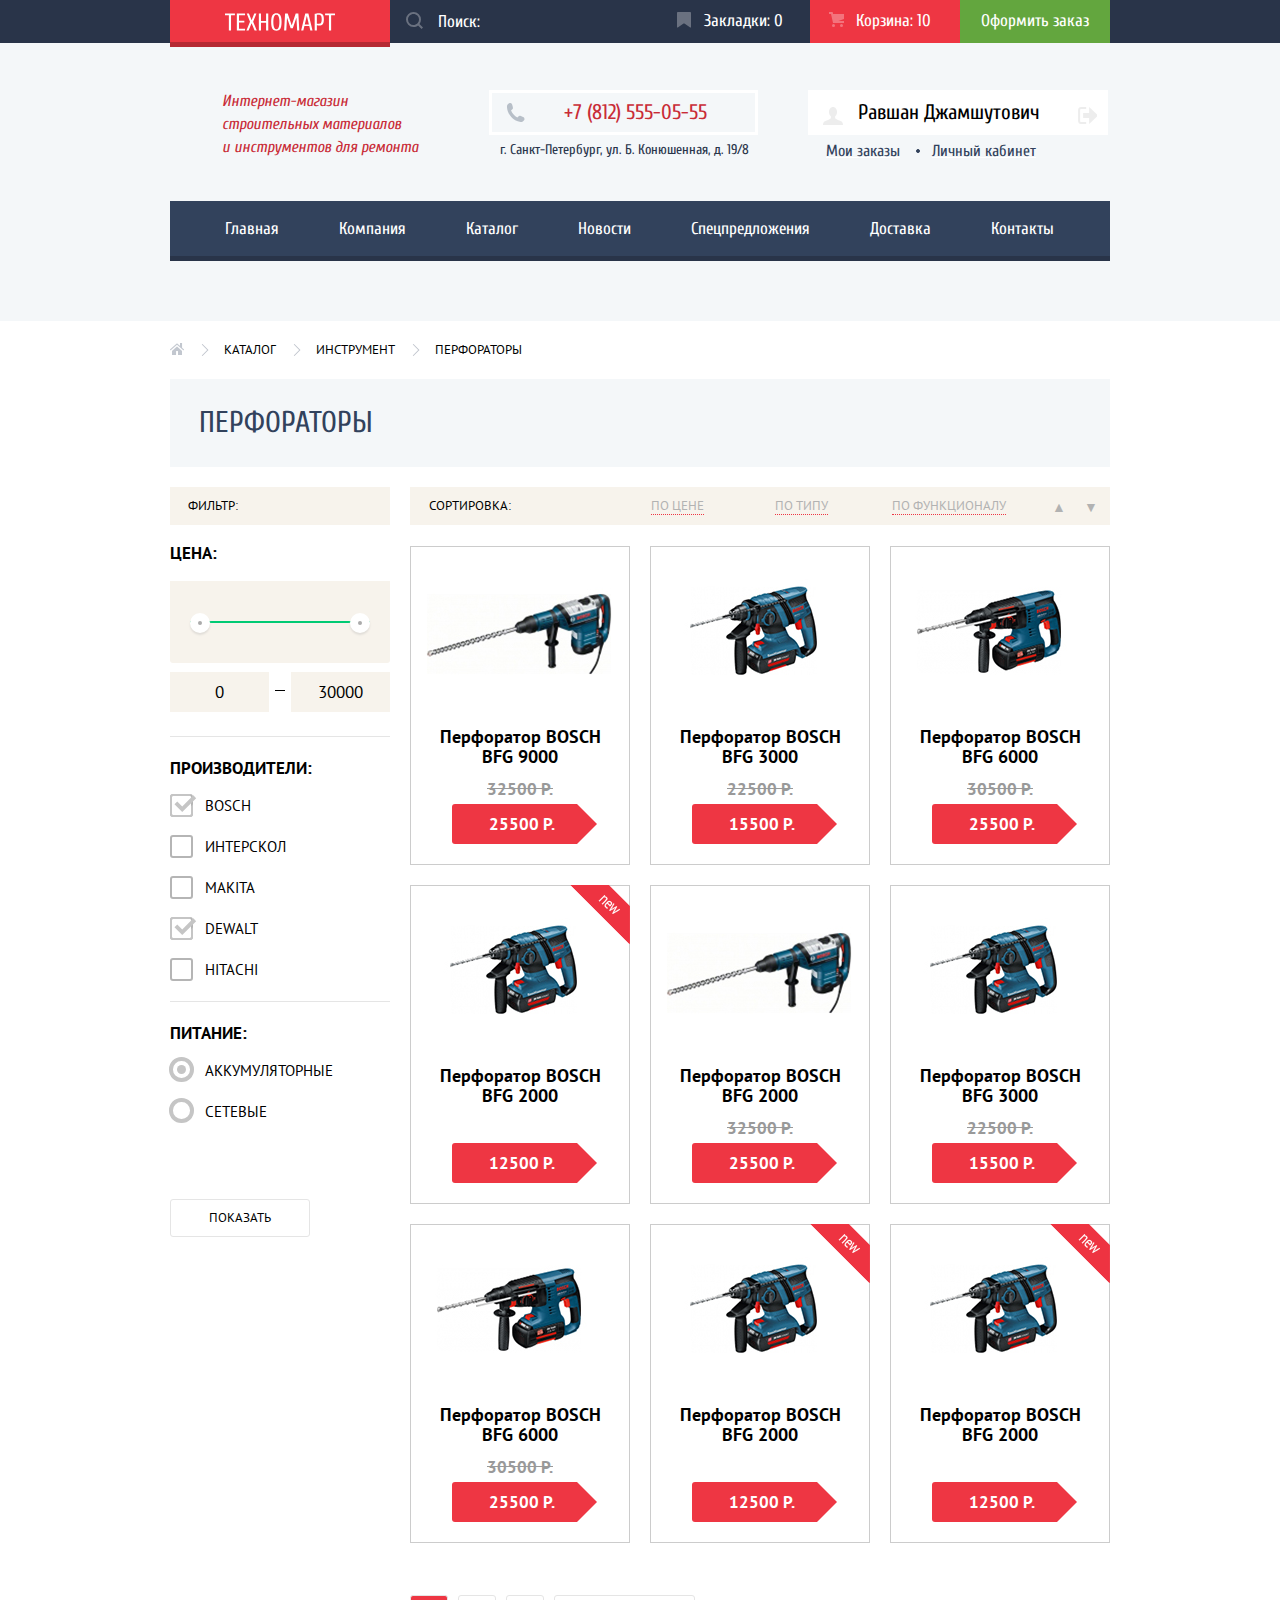
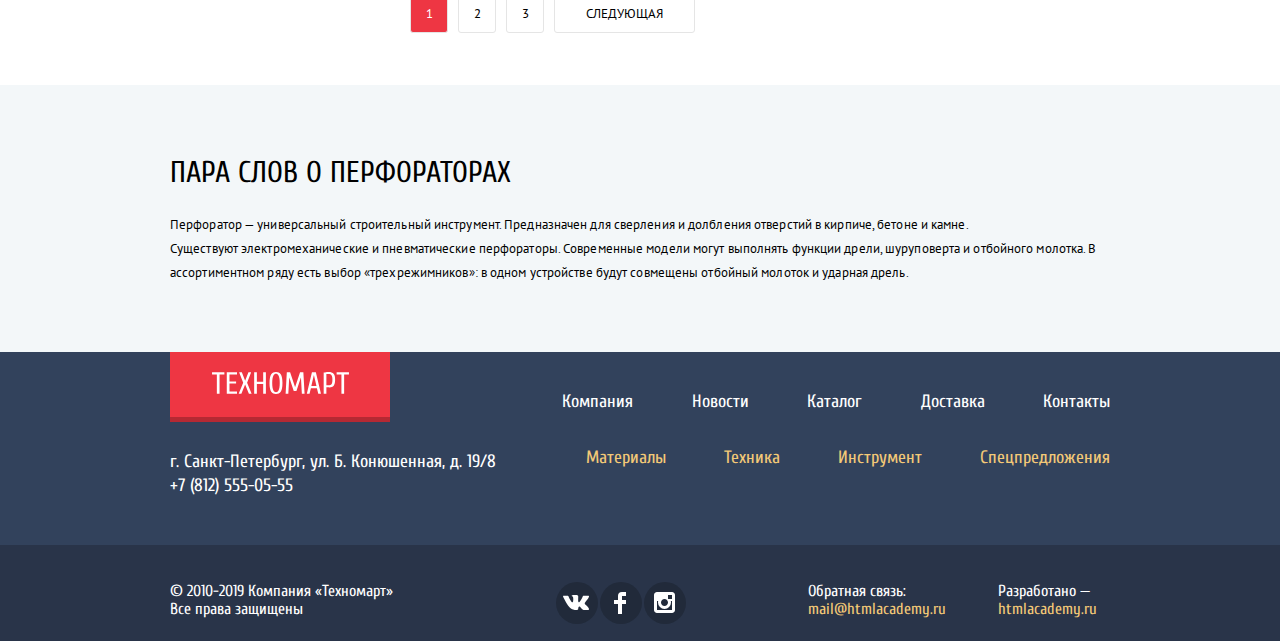
<file: inner.html>
<!DOCTYPE html>
<html lang="ru">

<head>
  <meta charset="utf-8" />
  <title>Техномарт</title>
  <link href="https://fonts.googleapis.com/css?family=Cuprum:400,400i,700,700i&amp;subset=cyrillic" rel="stylesheet">
  <link href="https://fonts.googleapis.com/css?family=PT+Sans:400,400i,700,700i&amp;subset=cyrillic" rel="stylesheet">
  <link href="css/normalize.css" rel="stylesheet" />
  <link href="css/style.min.css" rel="stylesheet" />
</head>

<body>
  <header class="main-header">
    <div class="user-navigation">
      <div class="container top-navigation">
        <div class="logo-search">
          <a class="top-logo" href="index.html"><img width="110" height="18" src="img/logo-technomart.svg"
              alt="ТЕХНОМАРТ" /></a>
          <form class="search">
            <input id="searchInput" class="searchBox" type="search" placeholder="Поиск:" />
            <label class="searchLabel" for="searchInput"></label>
          </form>
        </div>
        <ul class="order-navigation">
          <li>
            <a class="icon-bookmark" href="#"><span>Закладки: 0</span></a>
          </li>
          <li>
            <a class="icon-basket basket-notempty" href="#"><span>Корзина: 10</span></a>
          </li>
          <li class="order-button">
            <a class="checkout" href="#">Оформить заказ</a>
          </li>
        </ul>
      </div>
    </div>
    <div class="main-navigation-wrapper">
      <div class="container">
        <div class="login-nagivation">
          <div class="shop-description">
            <p>Интернет-магазин</p>
            <p>строительных материалов</p>
            <p>и инструментов для ремонта</p>
          </div>
          <div class="header-contact">
            <a href="tel:+78125550555" class="tel-header">+7 (812) 555-05-55</a>
            <p class="adress-header">
              г. Санкт-Петербург, ул. Б. Конюшенная, д. 19/8
            </p>
          </div>
          <div class="user-cabinet">
            <p>
              <a href="profile.html" class="user-name">Равшан Джамшутович </a>
              <a href="logout.html" class="logout"></a>
            </p>
            <ul class="user-data">
              <li><a href="myorders.html">Мои заказы</a></li>
              <li><a href="profile.html">Личный кабинет</a></li>
            </ul>
          </div>
        </div>
      </div>
      <nav class="container">
        <ul class="main-navigation">
          <li>
            <a href="index.html">Главная</a>
          </li>
          <li>
            <a href="#">Компания</a>
          </li>
          <li>
            <a href="inner.html">Каталог</a>
          </li>
          <li>
            <a href="news">Новости</a>
          </li>
          <li>
            <a href="#">Спецпредложения</a>
          </li>
          <li>
            <a href="#">Доставка</a>
          </li>
          <li>
            <a href="contacts.html">Контакты</a>
          </li>
        </ul>
      </nav>
    </div>
  </header>
  <main>
    <section class="container">

      <ul class="breadcrumbs">
        <li>
          <h2 class="visually-hidden">Переход на главную страницу</h2>
          <a href="index.html" class="home-icon"></a>
        </li>
        <li><a href="#">КАТАЛОГ</a></li>
        <li><a href="#">ИНСТРУМЕНТ</a></li>
        <li><a href="#">ПЕРФОРАТОРЫ</a></li>
      </ul>

      <div class="catalog-heading">
        <h2 class="title-catalog">ПЕРФОРАТОРЫ</h2>
      </div>
      <div class="catalog-main-section">
        <div class="filter">
          <form method="get" action="https://echo.htmlacademy.ru">
            <p class="filter-line ">ФИЛЬТР:</p>
            <fieldset class="form-first">
              <legend>ЦЕНА:</legend>
              <div class="range">
                <div class="range-line"></div>
                <div class="range-circle"></div>
                <div class="range-circle-right"></div>
              </div>
              <div class="price-row">
                <input class="price-range" type="text" value="0" />
                <p></p>
                <input class="price-range" type="text" value="30000" />
              </div>
            </fieldset>
            <fieldset class="form-first">
              <legend>ПРОИЗВОДИТЕЛИ:</legend>
              <ul class="filter-flex">
                <li class="form">
                  <input class="visually-hidden filter-input-checkbox" type="checkbox" checked name="brand" id="bosh" />
                  <label for="bosh" tabindex="0">BOSCH </label>
                </li>
                <li class="form">
                  <input class="visually-hidden filter-input-checkbox" type="checkbox" name="brand" id="interscol" />
                  <label for="interscol" tabindex="0">ИНТЕРСКОЛ</label>
                </li>
                <li class="form">
                  <input class="visually-hidden filter-input-checkbox" type="checkbox" name="brand" id="makita" />
                  <label for="makita" tabindex="0"> MAKITA</label>
                </li>
                <li class="form">
                  <input class="visually-hidden filter-input-checkbox" type="checkbox" checked name="brand"
                    id="dewalt" />
                  <label for="dewalt" tabindex="0">DEWALT</label>
                </li>
                <li class="form">
                  <input class="visually-hidden filter-input-checkbox" type="checkbox" name="brand" id="hitachi" />
                  <label for="hitachi">HITACHI </label>
                </li>
              </ul>
            </fieldset>
            <fieldset class="last-form">
              <legend>ПИТАНИЕ:</legend>
              <h2 class="visually-hidden">питание товаров</h2>
              <ul class="filter-flex">
                <li class="form">
                  <input class="visually-hidden filter-input-radio " type="radio" checked name="power"
                    value="rechargeable" id="charher1" />
                  <label for="charher1" tabindex="0">АККУМУЛЯТОРНЫЕ </label>
                </li>
                <li class="form">
                  <input class="visually-hidden filter-input-radio " type="radio" name="power" value="network"
                    id="charher2" />
                  <label for="charher2" tabindex="0">СЕТЕВЫЕ</label>
                </li>
              </ul>
            </fieldset>
            <button type="submit" class="submit-filter">ПОКАЗАТЬ</button>
          </form>
        </div>

        <div class="listing-section">
          <div class="div-sort">
            <p>СОРТИРОВКА:</p>
            <ul class="sort-panel">
              <li><a class="sort-panel-current">ПО ЦЕНЕ</a></li>
              <li><a href="#">ПО ТИПУ</a></li>
              <li><a href="#">ПО ФУНКЦИОНАЛУ</a></li>
            </ul>
            <h2 class="visually-hidden">Переключатель сортировки вверх</h2>
            <a class="up" href="#">&#9650;</a>
            <h2 class="visually-hidden">Переключатель сортировки вниз</h2>
            <a class="up" href="#">&#9660;</a>
          </div>
          <ul class="catalog-items">
            <li class="catalog-item">
              <div class="actions">
                <a href="#" class="buy">Купить</a>
                <a href="#" class="bookmark">В закладки</a>
              </div>
              <div class="image">
                <img alt="Перфоратор BOSCH BFG 9000" width="218" height="168" src="img/perforator-1.png " />
              </div>
              <h3 class="title"><a href="#">Перфоратор BOSCH BFG 9000</a></h3>
              <div class="discount">32500 Р.</div>
              <div class="price">25500 Р.</div>
            </li>
            <li class="catalog-item">
              <div class="actions">
                <a href="#" class="buy">Купить</a>
                <a href="#" class="bookmark">В закладки</a>
              </div>
              <div class="image">
                <img alt="Перфоратор BOSCH BFG 3000" width="218" height="168" src="img/perforator-2.png" />
              </div>
              <h3 class="title"><a href="#">Перфоратор BOSCH BFG 3000</a></h3>
              <div class="discount">22500 Р.</div>
              <div class="price">15500 Р.</div>
            </li>
            <li class="catalog-item">
              <div class="actions">
                <a href="#" class="buy">Купить</a>
                <a href="#" class="bookmark">В закладки</a>
              </div>
              <div class="image">
                <img alt="Перфоратор BOSCH BFG 6000" width="218" height="168" src="img/perforator-3.png" />
              </div>
              <h3 class="title"><a href="#">Перфоратор BOSCH BFG 6000</a></h3>
              <div class="discount">30500 Р.</div>
              <div class="price">25500 Р.</div>
            </li>
            <li class="catalog-item">
              <div class="flag flag-new">новинка</div>
              <div class="actions">
                <a href="#" class="buy">Купить</a>
                <a href="#" class="bookmark">В закладки</a>
              </div>
              <div class="image">
                <img alt="Перфоратор BOSCH BFG 2000" width="218" height="168" src="img/perforator-4.png" />
              </div>
              <h3 class="title"><a href="#">Перфоратор BOSCH BFG 2000</a></h3>
              <div class="discount"></div>
              <div class="price">12500 Р.</div>
            </li>
            <li class="catalog-item">
              <div class="actions">
                <a href="#" class="buy">Купить</a>
                <a href="#" class="bookmark">В закладки</a>
              </div>
              <div class="image">
                <img alt="Перфоратор BOSCH BFG 2000" width="218" height="168" src="img/perforator-1.png " />
              </div>
              <h3 class="title"><a href="#">Перфоратор BOSCH BFG 2000</a></h3>
              <div class="discount">32500 Р.</div>
              <div class="price">25500 Р.</div>
            </li>
            <li class="catalog-item">
              <div class="actions">
                <a href="#" class="buy">Купить</a>
                <a href="#" class="bookmark">В закладки</a>
              </div>
              <div class="image">
                <img alt="Перфоратор BOSCH BFG 3000" width="218" height="168" src="img/perforator-2.png" />
              </div>
              <h3 class="title"><a href="#">Перфоратор BOSCH BFG 3000</a></h3>
              <div class="discount">22500 Р.</div>
              <div class="price">15500 Р.</div>
            </li>
            <li class="catalog-item">
              <div class="actions">
                <a href="#" class="buy">Купить</a>
                <a href="#" class="bookmark">В закладки</a>
              </div>
              <div class="image">
                <img alt="Перфоратор BOSCH BFG 6000" width="218" height="168" src="img/perforator-3.png" />
              </div>
              <h3 class="title"><a href="#">Перфоратор BOSCH BFG 6000</a></h3>
              <div class="discount">30500 Р.</div>
              <div class="price">25500 Р.</div>
            </li>
            <li class="catalog-item">
              <div class="flag flag-new">новинка</div>
              <div class="actions">
                <a href="#" class="buy">Купить</a>
                <a href="#" class="bookmark">В закладки</a>
              </div>
              <div class="image">
                <img alt=" Перфоратор BOSCH BFG 2000" width="218" height="168" src="img/perforator-4.png" />
              </div>
              <h3 class="title"><a href="#">Перфоратор BOSCH BFG 2000</a></h3>
              <div class="discount"></div>
              <div class="price">12500 Р.</div>
            </li>
            <li class="catalog-item">
              <div class="flag flag-new">новинка</div>
              <div class="actions">
                <a href="#" class="buy">Купить</a>
                <a href="#" class="bookmark">В закладки</a>
              </div>
              <div class="image">
                <img alt=" Перфоратор BOSCH BFG 2000" width="218" height="168" src="img/perforator-4.png" />
              </div>
              <h3 class="title"><a href="#">Перфоратор BOSCH BFG 2000</a></h3>
              <div class="discount"></div>
              <div class="price">12500 Р.</div>
            </li>
          </ul>
          <div class="pagination-wrapper">
            <ul class="pagination">
              <li class="pagination-current"><a href="#">1</a></li>
              <li><a href="#">2</a></li>
              <li><a href="#">3</a></li>
            </ul>
            <a class="next-page" href="#">СЛЕДУЮЩАЯ</a>
          </div>
        </div>
      </div>
    </section>
    <div class="about-drill">
      <div class="container">
        <h3 class="section-heading">ПАРА СЛОВ О ПЕРФОРАТОРАХ</h3>
        <p>
          Перфоратор — универсальный строительный инструмент. Предназначен для сверления и долбления отверстий в
          кирпиче, бетоне и камне.<br>
          Существуют электромеханические и пневматические перфораторы. Современные модели могут выполнять функции дрели,
          шуруповерта и отбойного молотка. В ассортиментном ряду есть выбор «трехрежимников»: в одном устройстве будут
          совмещены отбойный молоток и ударная дрель.
        </p>
      </div>
    </div>
  </main>
  <footer>
    <div class="first-footer-wrapper ">
      <div class="container first-footer ">
        <div>
          <a class="bottom-logo" href="#"><img width="137" height="22" alt="ТЕХНОМАРТ"
              src="img/logo-technomart.svg " /></a>
          <p class="adress ">
            г. Санкт-Петербург, ул. Б. Конюшенная, д. 19/8 +7 (812) 555-05-55
          </p>
        </div>
        <div class="footer-links ">
          <ul class="footer-links-nav ">
            <li>
              <a href="# ">Компания</a>
            </li>
            <li>
              <a href="news ">Новости</a>
            </li>
            <li>
              <a href="inner.html ">Каталог</a>
            </li>
            <li>
              <a href="# ">Доставка</a>
            </li>
            <li>
              <a href="contacts.html ">Контакты</a>
            </li>
          </ul>
          <ul class="footer-links-catalog ">
            <li>
              <a href="# ">Материалы</a>
            </li>
            <li>
              <a href="# ">Техника</a>
            </li>
            <li>
              <a href="# ">Инструмент</a>
            </li>
            <li>
              <a href="# ">Спецпредложения</a>
            </li>
          </ul>
        </div>
      </div>
    </div>

    <div class="second-footer-wrapper ">
      <div class="container second-footer">
        <ul class="copyright">
          <li>&copy; 2010-2019 Компания &laquo;Техномарт&raquo;</li>
          <li>Все права защищены</li>
        </ul>
        <div class="get-in-touch">
          <ul class="footer-social ">
            <li>
              <h2 class="visually-hidden">ВКонтакте</h2>
              <a href="# " class="icon-vk" title="Vkontakte ">

              </a>
            </li>
            <li>
              <h2 class="visually-hidden">Фейсбук</h2>
              <a href="# " class="icon-fb " title="Facebook "></a>

            </li>
            <li>
              <h2 class="visually-hidden">Инстаграм</h2>
              <a href="# " class="icon-insta" title="Instagram "></a>

            </li>
          </ul>
          <ul class="our-email">
            <li>Обратная связь:</li>
            <li>
              <a href="mailto:mail@htmlacademy.ru ">mail@htmlacademy.ru</a>
            </li>
          </ul>
          <ul class="made-by">
            <li>Разработано —</li>
            <li>
              <a href="https://htmlacademy.ru/intensive/htmlcss">htmlacademy.ru</a>
            </li>
          </ul>
        </div>
      </div>
    </div>
  </footer>
  <!--МОДАЛЬНОЕ ОКНО cart + -->
  <section class="modal modal-cart">
    <h2 class="visually-hidden">Окно добавления товара в корзину</h2>
    <div>
      <button type="button" class="modal-close">ЗАКРЫТЬ</button>
      <h2 class="visually-hidden">
        Товар добавлен в корзину
      </h2>
      <p class="title-cart-modal">Товар добавлен в корзину!</p>
    </div>
    <ul>
      <li class="button">
        <a href="#">ОФОРМИТЬ ЗАКАЗ</a>
      </li>
      <li>
        <button type="button" class="button-cart-modal ">
          ПРОДОЛЖИТЬ ПОКУПКИ
        </button>
      </li>
    </ul>
  </section>
  <script src="js/main.min.js"></script>
</body>

</html>
</file>
<file: css/style.min.css>
html{-webkit-box-sizing:border-box;box-sizing:border-box}::before,::after{-webkit-box-sizing:inherit;box-sizing:inherit}body{background-position:top;background-repeat:no-repeat;font-family:"Cuprum","Arial",sans-serif;font-size:17px;font-weight:200;line-height:17px;margin:0 auto;padding:0;color:#fff;background-color:#fff}.visually-hidden{position:absolute;width:1px;height:1px;margin:-1px;border:0;padding:0;clip:rect(0 0 0 0);overflow:hidden}img{max-width:100%;height:auto}a{text-decoration:none}.container{width:940px;margin:0 auto;padding:0 10px}.button{padding:11px;text-align:center;border-radius:3px;font-size:14px;line-height:18px;font:inherit;text-align:center;color:#fff;vertical-align:middle;text-transform:uppercase;background-color:#ee3642;border:none}.a{margin-right:28px;margin-top:26px;margin-bottom:26px;height:38px;width:253px}.button:hover,.button:focus,.button:active{background-color:#c92c37}.main-header{min-width:960px}.logo-search{display:-webkit-box;display:-ms-flexbox;display:flex}.top-logo{position:absolute;min-height:42px;-webkit-box-sizing:content-box;box-sizing:content-box;text-align:center;width:220px;background-color:#ee3643;-webkit-box-shadow:0 5px 0 #b52933;-ms-box-shadow:0 5px 0 #b52933;box-shadow:0 5px 0 #b52933}.top-logo:hover,.top-logo:focus{background-color:#ca2c37}.top-logo img{margin-top:13px;height:18px}.search{margin-left:220px;position:relative}.searchBox:hover{background-color:#212a3a}.searchBox{min-width:260px;margin:0;padding:0;padding-top:11.5px;padding-bottom:11.5px;padding-right:10px;padding-left:48px;border:none;background-color:#293449}.searchLabel{position:absolute;top:12px;left:16px;width:17px;height:17px;opacity:.3;background-image:url(../img/icon-search.svg);background-repeat:no-repeat;background-position:0 0}.searchBox::-webkit-input-placeholder{color:#fff}.searchBox:-ms-input-placeholder{color:#fff}.searchBox::-moz-placeholder{color:#fff}.searchBox:focus::-webkit-input-placeholder{color:#000}.searchBox:focus:-ms-input-placeholder{color:#000}.searchBox:focus{background-color:#fff}.searchBox:focus+.searchLabel{background-image:url(../img/icon-search-red.svg);opacity:1}.user-navigation{background-color:#293449}.top-navigation{display:-webkit-box;display:-ms-flexbox;display:flex;-webkit-box-pack:justify;-ms-flex-pack:justify;justify-content:space-between;font-size:17px;line-height:18px}.order-navigation{min-width:450px;margin:0;padding:0;-webkit-box-align:center;-ms-flex-align:center;align-items:center;display:-webkit-box;display:-ms-flexbox;display:flex;-webkit-box-pack:end;-ms-flex-pack:end;justify-content:flex-end;list-style:none}.order-navigation a{display:block;text-align:center;padding-top:12px;padding-bottom:13px;color:#fff}.order-navigation span{padding-left:16px}.icon-bookmark:hover,.icon-bookmark:focus,.icon-basket:hover,.icon-basket:focus{background-color:#212a3a}.icon-bookmark:hover::before,.icon-bookmark:focus::before,.icon-basket:hover::before,.icon-basket:focus::before{opacity:1}.checkout:hover,.checkout:focus{background-color:#5fbb2d}.login-link:active::before{opacity:1}.icon-bookmark{position:relative;min-width:150px}.icon-basket{position:relative;min-width:150px}.checkout{min-width:150px;background-color:#63a63e}.basket-notempty{background-color:#ee3643}.icon-bookmark::before{content:"";position:absolute;left:17px;width:14px;height:16px;opacity:.3;background-image:url(../img/icon-bookmark.svg);background-repeat:no-repeat;background-position:0 0}.icon-basket::before{content:"";position:absolute;left:19px;width:18px;height:16px;opacity:.3;background-image:url(../img/icon-cart.svg);background-repeat:no-repeat;background-position:0 0}.login-nagivation{display:-webkit-box;display:-ms-flexbox;display:flex;-webkit-box-pack:justify;-ms-flex-pack:justify;margin-bottom:39px}.shop-description{margin-left:52px;font-style:italic;font-size:16px;line-height:23px;color:#c92c37;width:197px}.shop-description p{margin:0;padding:0}.header-contact{margin-left:70px}.tel-header{position:relative;display:block;padding:9px 48px 9px 72px;margin-bottom:3px;border:3px solid #fff;font-size:21px;line-height:21px;color:#c92c37}.tel-header::before{position:absolute;content:"";top:10px;left:14px;vertical-align:middle;width:19px;height:19px;background-image:url(../img/icon-phone.svg);background-position:0 0}.adress-header{margin:0;padding-left:11px;font-size:14px;line-height:24px;color:#293449}.user{max-width:299px;-webkit-box-pack:end;-ms-flex-pack:end;justify-content:flex-end;padding:0;margin:0;margin-left:70px;display:-webkit-box;display:-ms-flexbox;display:flex;flex-wrap:wrap;list-style:none}.user a{display:block;padding-top:13px;padding-bottom:13px;color:#444}.login-item{position:relative;padding-right:25px;padding-left:47px;font-size:21px;line-height:21px;-webkit-box-sizing:content-box;box-sizing:content-box;text-align:center;margin-right:10px;background-color:#fff}.login-item::before{content:"";position:absolute;left:15px;width:20px;height:17px;opacity:.3;background-image:url(../img/icon-login.svg);background-position:0 0}.registration-item{font-size:21px;line-height:21px;-webkit-box-sizing:content-box;box-sizing:content-box;text-align:center;width:150px;background-color:#fff}.login-item:hover,.login-item:focus,.registration-item:hover,.registration-item:focus{color:#ee3643}.login-item:hover::before,.login-item:focus::before{opacity:1}.main-navigation{display:-webkit-box;display:-ms-flexbox;display:flex;-ms-flex-wrap:wrap;flex-wrap:wrap;margin:0;padding:0 25px;list-style:none;background-color:#32425c;border-bottom:5px solid #293449}.main-navigation-wrapper{padding-top:47px;padding-bottom:60px;background-color:#f4f7f9}.main-navigation a{display:block;padding:19px 30px;color:#fff}.main-navigation a:hover{background-color:#293449}.main-navigation a:active{background-color:#1d2739;color:#868c95}.main-slider-container{display:-webkit-box;display:-ms-flexbox;display:flex;-webkit-box-orient:vertical;-webkit-box-direction:normal;-ms-flex-direction:column;flex-direction:column;-ms-flex-wrap:wrap;flex-wrap:wrap;margin-top:60px;margin-bottom:56px}.slider-row,.slider-row-large{padding:0;margin:0;display:-webkit-box;display:-ms-flexbox;display:flex;-webkit-box-pack:justify;-ms-flex-pack:justify;justify-content:space-between}.main-slider-container .slider-row-large{margin-top:20px}.slider-title-text{font-family:"Cuprum","Arial",sans-serif;font-size:37px;font-weight:500;line-height:35px;margin:0;padding:0;padding-top:23px;padding-bottom:2px;padding-left:23px;color:#fff}.slider-title-text-p{font-family:"Cuprum","Arial",sans-serif;font-size:18px;font-weight:200;line-height:24px;margin:0;padding:0;padding-left:24px;color:#fff}.slider-title{position:absolute;margin:0;padding:0}.slide{position:absolute;z-index:0;top:0;left:0;width:621px;height:266px;-webkit-transition:transform ease-in-out 0.5s,opacity ease-in-out .5s;-o-transition:transform ease-in-out 0.5s,opacity ease-in-out .5s;-webkit-transition:opacity ease-in-out 0.5s,-webkit-transform ease-in-out .5s;transition:opacity ease-in-out 0.5s,-webkit-transform ease-in-out .5s;transition:transform ease-in-out 0.5s,opacity ease-in-out .5s;transition:transform ease-in-out 0.5s,opacity ease-in-out 0.5s,-webkit-transform ease-in-out .5s;opacity:0;background-color:#7d6a5a}#slide1:checked~.slider>.slide1,#slide2:checked~.slider>.slide2,.prev:focus~.slider>.slide1,.next:focus~.slider>.slide2{z-index:1;opacity:1}.slides{position:relative}.after-slider{width:300px}.button-slider:hover,.button-slider:focus{background-color:#ca2c37}.button-slider:active{background-color:#ba2732}.slides>input{display:none}.slides .controls{position:absolute;left:150%;margin-left:-119px}.slides label{position:relative;background:#fff;z-index:10;top:153px;left:377px;display:inline-block;width:10px;height:10px;margin:25px 3px 0;cursor:pointer;-webkit-transition:background ease-in-out .5s;-o-transition:background ease-in-out .5s;transition:background ease-in-out .5s;vertical-align:middle;border-radius:50%;-o-border-radius:50%}.slides label:after{position:absolute;top:0;left:0;display:block;width:7px;height:7px;content:" ";border:2px solid #ddd;border-radius:50%;-o-border-radius:50%}.slides label:hover,#slide1:checked~.controls label:nth-of-type(1),#slide2:checked~.controls label:nth-of-type(2){background:red}.button-slider-text{display:block;padding-right:45px;padding-left:49px}.button-slider-text:hover,.button-slider-text:focus{background-color:#ca2c37}.button-slider-text:active{background-color:#ba2732}.button-slider{position:absolute;z-index:10;top:207px;left:25px;width:173px;font-size:14px;line-height:18px}.prev{position:absolute;z-index:10;top:114px;left:25px;width:22px;height:40px;border:none;background:transparent}.prev::before{position:absolute;top:0;left:0;width:22px;height:40px;content:"";background-image:url(../img/icon-left.svg)}.next{position:relative;z-index:10;top:114px;left:578px;width:22px;height:40px;border:none;background:transparent}.next::before{position:absolute;top:0;right:0;width:22px;height:40px;content:"";background-image:url(../img/icon-right.svg)}.side-feature-list{margin:0;display:-webkit-box;display:-ms-flexbox;display:flex;-webkit-box-orient:vertical;-webkit-box-direction:normal;-ms-flex-direction:column;flex-direction:column}.feature-list-item{width:300px;display:block}.feature-list-item h3{margin:0;margin-top:22px;margin-bottom:14px;font-size:24px;line-height:30px;font-weight:700}.feature-list-item a{font-size:14px;line-height:18px;text-align:center;width:135px;margin-bottom:22px;display:block;padding:0;padding-top:8px;padding-bottom:8px;color:#fff;background-color:rgba(0,0,0,0.1);border-radius:3px}.feature-list-item a:hover{background-color:rgba(0,0,0,0.2)}.feature-section{margin-left:22px}.feature-item-materials{position:relative;background-image:url(../img/materials-icon.svg);background-repeat:no-repeat;background-position-x:210px;background-position-y:30px;background-color:#fdbf44}.feature-item-instrument{background-image:url(../img/tool-icon.svg);background-repeat:no-repeat;background-position-x:200px;background-position-y:30px;background-color:#3bbce3}.feature-item-technica{background-image:url(../img/technics-icon.svg);background-repeat:no-repeat;background-position-x:190px;background-position-y:30px;background-color:#dd91d9}.feature-item-specials{background-image:url(../img/discounts-icon.svg);background-repeat:no-repeat;background-position-x:200px;background-position-y:30px;background-color:#8ed78e}.feature-item-delivery{margin-top:20px;background-image:url(../img/delivery-icon.svg);background-repeat:no-repeat;background-position-x:190px;background-position-y:30px;background-color:#fec047}.feature-item-icon{width:300px;height:123px;margin-top:20px;background-color:#fff}.popular{display:-webkit-box;display:-ms-flexbox;display:flex;-webkit-box-align:center;-ms-flex-align:center;align-items:center;-webkit-box-pack:justify;-ms-flex-pack:justify;justify-content:space-between;flex-wrap:wrap;background-color:#f9f5f0;margin-bottom:20px}.popular-button{font-size:14px;line-height:18px;width:230px;margin-right:25px}.popular h3{font-size:30px;line-height:30px;font-weight:200;margin-left:30px;color:#334867}.popular-products{display:-webkit-box;display:-ms-flexbox;display:flex;-webkit-box-orient:vertical;-webkit-box-direction:normal;-ms-flex-direction:column;flex-direction:column;-webkit-box-pack:justify;-ms-flex-pack:justify;justify-content:space-between}.popular-product-item{display:-webkit-box;display:-ms-flexbox;display:flex;-webkit-box-orient:vertical;-webkit-box-direction:normal;-ms-flex-direction:column;flex-direction:column;border:2px solid #e3e3e3}.popular-section-list{display:-webkit-box;display:-ms-flexbox;display:flex;-webkit-box-pack:space-evenly;-ms-flex-pack:space-evenly;justify-content:space-evenly;-ms-flex-wrap:wrap;flex-wrap:wrap;margin:0 auto;padding:0}.catalog-items{display:-webkit-box;display:-ms-flexbox;display:flex;-webkit-box-pack:justify;-ms-flex-pack:justify;justify-content:space-between;-ms-flex-wrap:wrap;flex-wrap:wrap;margin:0;padding:0}.catalog-item{-webkit-box-sizing:content-box;box-sizing:content-box;position:relative;width:218px;line-height:18px;margin-bottom:20px;font-family:"PT Sans","Arial",sans-serif;font-weight:700;text-align:center;border:1px solid #ccc}.catalog-item:hover{-webkit-box-shadow:0 0 10px rgba(0,0,0,0.5);box-shadow:0 0 10px rgba(0,0,0,0.5)}.catalog-item .flag,.feature-list-item .flag{position:absolute;top:-1px;right:-1px;width:60px;height:60px;text-indent:-1000px;overflow:hidden;z-index:20}.catalog-item .flag-new,.feature-list-item .flag{background:url(../img/new-flag.svg) no-repeat 0 0}.catalog-item .actions{position:absolute;top:0;left:0;width:218px;height:88px;padding:40px 0;background-color:rgba(255,255,255,0.9);z-index:10}.actions .buy,.actions .bookmark{display:block;width:129px;margin:0 auto;margin-bottom:7px;padding:7px 0;background-color:#63a63e;border:3px solid #63a63e;border-bottom-color:#367315;border-radius:3px;color:#fff;font-family:"Cuprum","Arial",sans-serif;font-size:14px;font-weight:400;line-height:18px;text-decoration:none;text-transform:uppercase}.actions .bookmark{color:#32425c;background:#fff;border-bottom-color:#63a63e}.catalog-item .actions{display:none}.catalog-item:hover .actions{display:block}.catalog-item:focus-within .actions{display:block}.catalog-item .image{width:218px;height:168px}.catalog-item .image img{max-width:100%}.catalog-item .title{line-height:20px;font-size:18px;color:#000;min-height:40px;padding:0 25px;margin-top:12px;margin-bottom:13px}.title a{color:#000}.catalog-item .discount{min-height:20px;margin-top:13px;font-family:"PT Sans","Arial",sans-serif;color:#999;text-decoration:line-through}.catalog-item .price{position:relative;width:90px;margin:4px 41px;margin-bottom:20px;padding:11px 40px 11px 25px;font-family:"PT Sans","Arial",sans-serif;color:#fff;background:#ee3643;border-radius:3px}.catalog-item .price:after{content:"";position:absolute;top:0;right:-10px;width:0;height:0;border:20px solid #fff;border-left-color:#ee3643}.popular-section-list li{width:220px}.popular-brand-list{display:-webkit-box;display:-ms-flexbox;display:flex;-webkit-box-pack:justify;-ms-flex-pack:justify;justify-content:space-between;-ms-flex-wrap:wrap;flex-wrap:wrap;padding:0;margin:0;margin-bottom:54px}.popular-brand-list li{display:-webkit-box;display:-ms-flexbox;display:flex;-webkit-box-align:center;-ms-flex-align:center;align-items:center;-webkit-box-pack:center;-ms-flex-pack:center;justify-content:center;width:220px;height:144px;margin-bottom:20px;text-align:center;border:1px solid #ccc}.popular-brand-list li:hover{-webkit-box-shadow:0 0 10px rgba(0,0,0,0.5);box-shadow:0 0 10px rgba(0,0,0,0.5)}.popular-brands{display:-webkit-box;display:-ms-flexbox;display:flex;-webkit-box-orient:vertical;-webkit-box-direction:normal;-ms-flex-direction:column;flex-direction:column;-webkit-box-pack:justify;-ms-flex-pack:justify;justify-content:space-between;margin-bottom:10px}.service-delivery{padding-top:37px;margin-bottom:46px;background-color:#f4f7f9;color:#000}.about-service{margin-bottom:43px}.about-service p{max-width:400px}.service-delivery p,.info p{font-family:"PT Sans","Arial",sans-serif;font-size:13px;font-weight:200;line-height:24px;margin:0;padding:0;padding-bottom:23px;letter-spacing:.05px;color:#000}.services-list{min-width:200px;padding:0;margin-right:10px}.services-list li{background-color:#1d2739;color:#fff;padding:20px}.s-d-c{position:relative;display:-webkit-box;display:-ms-flexbox;display:flex;flex-direction:row;min-height:284px;-ms-flex-wrap:wrap;flex-wrap:wrap;-webkit-box-orient:horizontal;-webkit-box-direction:normal;-ms-flex-direction:row;-webkit-box-pack:justify;-ms-flex-pack:justify;justify-content:space-between}.service-delivery-div{position:relative;width:240px;min-height:188px;margin:0;padding:0;padding-bottom:99px}.service-delivery-div::before{position:absolute;top:-35px;left:230px;width:300px;height:300px;content:"";background-image:url(../img/shadow-line.png);background-repeat:no-repeat}.service-delivery-div-2{position:relative;z-index:0;top:0;left:20px;width:400px;min-height:275px;padding-right:240px;-webkit-transition:transform ease-in-out 0.5s,opacity ease-in-out .5s;-o-transition:transform ease-in-out 0.5s,opacity ease-in-out .5s;-webkit-transition:opacity ease-in-out 0.5s,-webkit-transform ease-in-out .5s;transition:opacity ease-in-out 0.5s,-webkit-transform ease-in-out .5s;transition:transform ease-in-out 0.5s,opacity ease-in-out .5s;transition:transform ease-in-out 0.5s,opacity ease-in-out 0.5s,-webkit-transform ease-in-out .5s;opacity:1}.delivery-title{font-family:"Cuprum","Arial",sans-serif;font-size:35px;font-weight:200;line-height:36px;margin:0;padding:0;padding-bottom:24px;letter-spacing:1px;color:#32425c}.delivery{background-color:#f4f8fa;background-image:url(../img/delivery.svg);background-repeat:no-repeat;background-position:100%;background-position-x:150px;background-position-y:25px}.warranty{display:none;background-color:#f4f8fa;background-image:url(../img/medal.png);background-repeat:no-repeat;background-position:100%;background-position-x:240px;background-position-y:4px}.credit{display:none;background-color:#f4f8fa;background-image:url(../img/credit.png);background-repeat:no-repeat;background-position:100%;background-position-x:165px}.service-delivery p,.contacts p,.section-about p,.delivery p{font-family:"PT Sans","Arial",sans-serif;font-size:13px;font-weight:200;line-height:24px;margin:0;padding:0;padding-bottom:25px;letter-spacing:.05px;color:#000}.delivery p{padding-right:120px}.warranty p{padding-right:23px}.button-sdc:hover,.button-sdc:focus{color:#fff;background-color:#293449}button .delivery-button:focus.delivery,button .warranty-button:focus .warranty,button .credit-button:focus .credit{z-index:1;opacity:1}.send-button{padding-right:45px;padding-left:45px}.service-delivery-div-2:nth-child(3) p{margin-bottom:31px}.section-service-buttons{display:-webkit-box;display:-ms-flexbox;display:flex;flex-direction:column;list-style:none;margin:0;padding:0;-webkit-box-orient:vertical;-webkit-box-direction:normal;-ms-flex-direction:column}.section-service-buttons li{margin:0;padding:0}.button-sdc{font-size:21px;line-height:30px;width:240px;padding:15.4px 23px;text-align:left;letter-spacing:.5px;color:#fff;border:none;border-top:1px solid #405069;border-bottom:1px solid #293449;background-color:#32425c}.button-sdc:active,.current{color:#32425c;background-color:#fff}.first{border-top:none;border-bottom:2px solid transparent}.about-company-contact{margin-bottom:84px;display:-webkit-box;display:-ms-flexbox;display:flex}.info{display:-webkit-box;display:-ms-flexbox;display:flex;-webkit-box-orient:vertical;-webkit-box-direction:normal;-ms-flex-direction:column;flex-direction:column;color:#000}.info img{padding-top:6px;padding-bottom:12px}.info p{margin:0}.contacts-button-map{padding-bottom:27px}.info .button{font-size:14px;line-height:18px}.contacts-info{width:200px}.company-info{-webkit-box-flex:1;-ms-flex-positive:1;flex-grow:1}.company-info p{width:550px}.company-info .button{width:198px}.transport-companies{padding:0;margin:0;list-style-type:none}.transport-companies-section{padding-bottom:16px}.transport-companies-section p{width:450px}.transport-companies a{font-size:18px;line-height:20px;color:#000}.transport-companies li{padding-bottom:20px}.transport-companies li:before{content:"";padding-right:35px;background-image:url(../img/line.png);background-repeat:no-repeat;background-position:center}.serivces-list-wrapper{display:-webkit-box;display:-ms-flexbox;display:flex}.section-heading{font-size:30px;font-weight:300;line-height:30px;margin-bottom:25px;color:#000}.first-footer-wrapper{background-color:#32425c;padding-bottom:29px}.first-footer,.second-footer{display:-webkit-box;display:-ms-flexbox;display:flex;-webkit-box-pack:justify;-ms-flex-pack:justify;justify-content:space-between}.second-footer{padding-top:20px}.made-by{margin-left:52px}.our-email{margin-left:120px}.second-footer ul{list-style:none;padding:0}.get-in-touch{display:-webkit-box;display:-ms-flexbox;display:flex;-webkit-box-flex:1;-ms-flex-positive:1;flex-grow:1;-webkit-box-pack:end;-ms-flex-pack:end;justify-content:flex-end;margin-right:13px}.second-footer li{line-height:18px;font-size:16px}.second-footer a{color:#f3c977}.bottom-logo{width:220px;display:block;text-align:center;padding:20px 0;background-color:#ee3643;border-bottom:5px solid #b52933}.bottom-logo img{margin-top:0}.adress{margin-top:28px;width:330px}.adress,.footer-links-nav a,.footer-links-catalog a{font-size:18px;line-height:24px}.footer-links{-webkit-box-flex:1;-ms-flex-positive:1;flex-grow:1;display:-webkit-box;display:-ms-flexbox;display:flex;-webkit-box-orient:vertical;-webkit-box-direction:normal;-ms-flex-direction:column;flex-direction:column;margin-left:62px}.footer-links-catalog{margin:0;margin-top:15px;margin-left:24px;padding:0}.footer-links-nav{margin-top:38px;padding:0}.footer-links ul{display:-webkit-box;display:-ms-flexbox;display:flex;-webkit-box-pack:justify;-ms-flex-pack:justify;justify-content:space-between;flex-wrap:wrap;list-style:none}.footer-links a:hover,.our-email a:hover,.made-by a:hover{text-decoration:underline}.footer-links-nav a{color:#fff}.footer-links-catalog a{color:#f3c977}.second-footer-wrapper{background-color:#293449}.footer-social{display:-webkit-box;display:-ms-flexbox;display:flex;flex-wrap:wrap;width:132px;list-style:none}.footer-social a{position:relative;min-width:42px;min-height:42px;margin-right:2px;display:-webkit-box;display:-ms-flexbox;display:flex;-webkit-box-align:center;-ms-flex-align:center;align-items:center;-webkit-box-pack:center;-ms-flex-pack:center;justify-content:center;border-radius:50%;background-color:#212a3a}.icon-vk::before{content:"";position:absolute;top:13px;left:7px;width:26px;height:15px;background-image:url(../img/icon-vk.svg);background-repeat:no-repeat;background-position:0 0}.icon-fb::before{content:"";position:absolute;top:10px;left:14px;width:12px;height:22px;background-image:url(../img/icon-fb.svg);background-repeat:no-repeat;background-position:0 0}.icon-insta::before{content:"";position:absolute;top:10px;left:10px;width:21px;height:21px;background-image:url(../img/icon-insta.svg);background-repeat:no-repeat;background-position:0 0}.footer-social a:hover,.footer-social a:active,.footer-social a:focus{background-color:#ee3643}.user-cabinet{width:300px;margin:0;padding:0;margin-left:50px}.user-cabinet p{position:relative;margin:0;margin-bottom:7px}.user-name:active{text-decoration:none;color:rgba(0,0,0,0.3)}.user-data{display:-webkit-box;display:-ms-flexbox;display:flex;flex-wrap:wrap;margin:0;padding:0;padding-left:18px;-webkit-box-pack:left;-ms-flex-pack:left;justify-content:left}.user-data a{font-family:"Cuprum","Arial",sans-serif;font-weight:200;display:block;margin:0;padding:0;color:#32425c}.user-data li{font-size:16px;line-height:18px;display:block;margin:0;padding:0;text-decoration:underline}.user-data li:nth-of-type(1){position:relative;padding-right:32px}.user-data li:nth-of-type(1)::after{font-size:27px;position:absolute;top:7px;right:12px;width:2px;height:2px;content:"";color:#32425c;border:1px solid #32425c;border-radius:50%;background-color:#32425c}.user-data a:hover,.user-data a:focus{text-decoration:underline;color:#ee3643}.user-data a:active{color:#cacaca}.user-name{font-size:21px;font-weight:200;line-height:21px;position:relative;display:block;width:300px;padding:12px 0;text-align:center;text-indent:-19px;color:#000;background-color:#fff}.user-name::before{position:absolute;top:17px;left:15px;width:20px;height:20px;content:"";opacity:.3;background-color:#fff;background-image:url(../img/icon-user.svg);background-repeat:no-repeat;background-position:0 0}.logout{position:absolute;top:17px;right:11px;width:20px;height:20px;content:"";opacity:.3;background-color:#fff;background-image:url(../img/icon-logout.svg);background-repeat:no-repeat;background-position:0 0}.user-name:hover::before,.logout:hover,.user-name:focus::before,.logout:focus{opacity:1}.user-name:active::before,.logout:active{opacity:.3}.breadcrumbs{display:-webkit-box;display:-ms-flexbox;display:flex;flex-wrap:wrap;list-style:none;padding:0;margin:0}.breadcrumbs a{display:block;position:relative;font-family:"PT Sans","Arial",sans-serif;font-size:13px;font-weight:200;line-height:18px;color:#000;padding:20px 0;padding-left:40px}.breadcrumbs a:not(.home-icon)::before{content:"";position:absolute;top:23px;left:17px;width:8px;height:12px;background-image:url(../img/icon-right-small.svg);background-repeat:no-repeat;background-position:0 0}a.home-icon{min-width:14px;min-height:12px;padding-left:0}.home-icon::before{content:"";position:absolute;top:22px;width:14px;height:12px;background-image:url(../img/icon-home.svg);background-repeat:no-repeat;background-position:0 0}.catalog-heading{background-color:#f4f7f9}.title-catalog{font-size:30px;font-weight:200;line-height:30px;margin:0;margin-bottom:20px;padding:29px;text-align:left;color:#32425c}.filter{font-family:"PT Sans","Arial",sans-serif;font-weight:200;width:220px;min-height:748px}.filter-catalog{display:-webkit-box;display:-ms-flexbox;display:flex;flex-direction:row;height:auto;margin-bottom:59px;-webkit-box-orient:horizontal;-webkit-box-direction:normal;-ms-flex-direction:row;-webkit-box-pack:justify;-ms-flex-pack:justify;justify-content:space-between}.div-sort,.filter-line{font-family:"PT Sans","Arial",sans-serif;font-size:13px;font-weight:200;line-height:18px;color:#000}.div-sort{display:-webkit-box;display:-ms-flexbox;display:flex;margin:0;margin-bottom:21px;padding:0}.filter-line{margin:0;padding:10px 18px}.form label{position:relative;display:block;cursor:pointer;-webkit-user-select:none;-moz-user-select:none;-ms-user-select:none;user-select:none}.filter-input-checkbox+label::before{position:absolute;top:-2px;left:-35px;width:19px;height:19px;content:"";border:2px solid #b5b5b5;border-radius:3px}.filter-input-checkbox+label:hover::before,.filter-input-checkbox:checked+label:hover::after,.filter-input-checkbox+label:focus::before,.filter-input-checkbox:checked+label:focus::after{border-color:#c5c5c5}.filter-input-radio:disabled+label::after,.filter-input-radio:disabled+label::before,.filter-input-radio:disabled+label{opacity:.3}.filter-input-checkbox:disabled+label::after,.filter-input-checkbox:disabled+label::before,.filter-input-checkbox:disabled+label{opacity:.3}.filter-input-checkbox:checked+label::after{position:absolute;top:-2px;left:-35px;width:27px;height:23px;content:"";background-image:url(../img/checkbox-on.svg);background-repeat:no-repeat;background-position:0 0}.filter-input-radio+label::before{position:absolute;top:-4px;left:-36px;width:16.6px;height:16.5px;content:"";border:4px solid #c5c5c5;border-radius:50%}.filter-input-radio:checked+label::after{position:absolute;top:4px;left:-28px;width:9px;height:9px;content:"";border-radius:50%;background-color:#c5c5c5}.filter-input-radio+label:hover::before,.filter-input-radio:checked+label:hover::after,.filter-input-radio+label:focus::before,.filter-input-radio:checked+label:focus::after{border-color:#b5b5b5}.filter-flex{display:-webkit-box;display:-ms-flexbox;display:flex;flex-direction:column;margin:0;padding:0;-webkit-box-orient:vertical;-webkit-box-direction:normal;-ms-flex-direction:column}.submit-filter{border:1px solid #e5e5e5;background-color:#fff}.div-sort li{display:block;margin:0;padding:0}.div-sort p{display:block;margin:0;margin-right:140px;margin-left:19px;padding:0;padding:10px 0}.up{font-size:14px;line-height:20px;width:14px;height:15px;margin:0;padding:0;padding:10px 0;border:none;background:transparent}.div-sort .up:first-of-type{padding-right:18px}.div-sort .up:hover,.div-sort .up:focus{color:#000}.div-sort .up:active{color:#ee3643}.filter fieldset{margin:0;padding:0;border:none}.filter .form-first{margin-bottom:3px;border-bottom:1px solid #e5e5e5}.range{position:relative;width:180px;margin:0;padding:40px 20px;border-radius:0 0 3px 3px}.range-line{position:relative;width:100%;height:2px;border-radius:5px;background:#00ca74;-moz-appearance:none;appearance:none;-webkit-appearance:none}.range-circle{position:absolute;top:32px;left:20px;width:20px;height:20px;content:"";cursor:pointer;border-radius:50%;background:#fff;-webkit-box-shadow:0 2px 2px 0 #e0ddd8;box-shadow:0 2px 2px 0 #e0ddd8}.range-circle::after{position:absolute;top:8px;left:8px;width:4px;height:4px;content:"";border-radius:50%;background:#ababab}.range-circle-right{position:absolute;top:32px;right:20px;width:20px;height:20px;content:"";cursor:pointer;border-radius:50%;background:#fff;-webkit-box-shadow:0 2px 2px 0 #e0ddd8;box-shadow:0 2px 2px 0 #e0ddd8}.range-circle-right::after{position:absolute;top:8px;right:8px;width:4px;height:4px;content:"";border-radius:50%;background:#ababab}.range-style::after{position:absolute;top:-10px;right:0;width:20px;height:20px;content:"";cursor:pointer;border-radius:50%;background:#fff;-webkit-box-shadow:0 2px 2px 0 #e0ddd8;box-shadow:0 2px 2px 0 #e0ddd8}.range,.price-range,.div-sort,.filter-line{background-color:#f7f3ec}.price-range{font-family:"PT Sans","Arial",sans-serif;font-size:17px;line-height:18px;width:95px;height:38px;margin:9px 0;text-align:center;border:none}.price-row{display:-webkit-box;display:-ms-flexbox;display:flex;margin:0;padding:0;padding-bottom:15px;-webkit-box-pack:justify;-ms-flex-pack:justify;justify-content:space-between}.price-row p{width:10px;height:1px;margin:27px 0;padding:0;vertical-align:middle;background-color:#000}.div-sort a{color:#b2b2b2}.filter-flex .form{font-family:"PT Sans","Arial",sans-serif;font-size:15px;line-height:20px;display:block;height:20px;margin:0;margin-bottom:21px;padding:0;padding-left:35px;color:#000}fieldset.last-form{margin-bottom:56px}.filter form:nth-child(2){margin-bottom:56px}.sort-panel{display:-webkit-box;display:-ms-flexbox;display:flex;flex-direction:row;margin:0;padding:0;-webkit-box-orient:horizontal;-webkit-box-direction:normal;-ms-flex-direction:row;-webkit-box-pack:justify;-ms-flex-pack:justify;justify-content:space-between}.sort-panel li{display:block;margin:0;padding:0;padding:10px 0}.arrow{display:block;margin:0;padding:0}.sort-panel li:nth-child(2){padding-left:71px}.sort-panel li:nth-child(3){padding-right:46px;padding-left:64px}.sort-panel a{border-bottom:dotted 1px #ee3643}.sort-panel a:hover,.sort-panel a:focus{border-bottom:1px solid #ee3643}.sort-panel a:active{color:#ee3643;border-bottom:none}.filter button{font-family:"PT Sans","Arial",sans-serif;font-size:13px;line-height:18px;margin:0;padding:0;padding:9px 38px;border:1px solid #e5e5e5;border-radius:3px}.filter legend{font-size:17px;font-weight:700;line-height:30px;display:block;padding:0;padding:13px 0;color:#000}.listing-section{width:700px}.catalog-main-section{display:-webkit-box;display:-ms-flexbox;display:flex;-webkit-box-pack:justify;-ms-flex-pack:justify;justify-content:space-between;margin-bottom:52px}.pagination-wrapper{display:-webkit-box;display:-ms-flexbox;display:flex;padding-top:32px}.pagination{display:-webkit-box;display:-ms-flexbox;display:flex;list-style:none;margin:0;padding:0}.pagination a,a.next-page{display:inline-block;font-family:"PT Sans","Arial",sans-serif;font-size:13px;line-height:18px;padding:9px 14.5px;vertical-align:middle;color:#000;border:1px solid #e5e5e5;border-radius:3px;background-color:#fff;margin-right:10px}a.next-page{text-align:center;min-width:110px}.pagination-current a{color:#fff;background-color:#ee3643}.pagination a:active{border:1px solid #ee3643}.pagination a:hover,.pagination-list a:focus{border:1px solid #bdc6ca}.about-drill{min-width:960px;padding-top:43px;padding-bottom:67px;background-color:#f3f7f9;background-repeat:repeat}.about-drill p{font-family:"PT Sans","Arial",sans-serif;font-size:13px;font-weight:200;line-height:24px;margin:0;padding:0;letter-spacing:.1px;color:#000}.modal{position:fixed;z-index:20;color:#000;background-color:#fff;background-repeat:repeat;background-position:0 0;-webkit-box-shadow:0 20px 40px rgba(0,0,0,0.75);box-shadow:0 20px 40px rgba(0,0,0,0.75)}.modal-contact section{padding:46px 80px 37px}.div-button-index{margin:0;padding:0;padding:37px 80px;background-image:url(../img/bg-modal.png);background-repeat:no-repeat}.modal-contact{top:60px;left:50%;display:none;width:620px;margin-left:-310px;border-top:8px solid #ff5357}@-webkit-keyframes bounce{0%{-webkit-transform:translateY(-2000px);transform:translateY(-2000px)}70%{-webkit-transform:translateY(30px);transform:translateY(30px)}90%{-webkit-transform:translateY(-10px);transform:translateY(-10px)}100%{-webkit-transform:translateY(0);transform:translateY(0)}}@keyframes bounce{0%{-webkit-transform:translateY(-2000px);transform:translateY(-2000px)}70%{-webkit-transform:translateY(30px);transform:translateY(30px)}90%{-webkit-transform:translateY(-10px);transform:translateY(-10px)}100%{-webkit-transform:translateY(0);transform:translateY(0)}}@-webkit-keyframes shake{0%,100%{-webkit-transform:translateX(0);transform:translateX(0)}10%,30%,50%,70%,90%{-webkit-transform:translateX(-10px);transform:translateX(-10px)}20%,40%,60%,80%{-webkit-transform:translateX(10px);transform:translateX(10px)}}@keyframes shake{0%,100%{-webkit-transform:translateX(0);transform:translateX(0)}10%,30%,50%,70%,90%{-webkit-transform:translateX(-10px);transform:translateX(-10px)}20%,40%,60%,80%{-webkit-transform:translateX(10px);transform:translateX(10px)}}.modal-cart{top:134px;left:50%;display:none;width:620px;margin-left:-305px;border-top:8px solid #ff5357}.modal-cart .button{margin-right:20px}.modal-show{display:block;-webkit-animation:bounce .6s;animation:bounce .6s}.modal-error{-webkit-animation:shake .6s;animation:shake .6s;-moz-amimation:shake .6s}.modal-close{font-size:0;position:absolute;z-index:auto;top:9px;right:9px;width:22px;height:22px;cursor:pointer;border:0;background:transparent}.modal-map .modal-close{z-index:4}.modal-close::before,.modal-close::after{position:absolute;top:8px;left:-1px;width:26px;height:3px;content:"";background-color:#ee3643}.modal-close::before{-webkit-transform:rotate(45deg);-ms-transform:rotate(45deg);transform:rotate(45deg)}.modal-close::after{-webkit-transform:rotate(-45deg);-ms-transform:rotate(-45deg);transform:rotate(-45deg)}.form-message p{margin:0;padding:0}.form-message input[type="text"],.form-message input[type="email"],.form-message textarea{font-family:"PT Sans","Arial",sans-serif;font-size:13px;font-weight:200;line-height:18px;-webkit-box-sizing:border-box;box-sizing:border-box;margin-top:11px;padding:8px 14px;padding-right:40px;color:#c3c3c3;border:2px solid #dee3e4;border-radius:3px}.form-message input[type="text"]:hover,.form-message input[type="email"]:hover,.form-message textarea:hover{border:2px solid #b5b5b5}.form-message input[type="text"]:focus,.form-message input[type="email"]:focus,.form-message textarea:focus{border:2px solid #ee3643;outline:none}.form-message textarea{width:460px;resize:none}.form-message input[type="text"],.form-message input[type="email"]{width:220px}.form-message div{display:-webkit-box;display:-ms-flexbox;flex-direction:row;-webkit-box-orient:horizontal;-webkit-box-direction:normal;-ms-flex-direction:row;-ms-flex-wrap:wrap;flex-wrap:wrap;-webkit-box-pack:justify;-ms-flex-pack:justify;justify-content:space-between}.form-message div p{display:block;width:220px}.form-message section div{padding-bottom:22px}.form-message label{margin-bottom:12px}.button-modal{width:460px;font-size:14px;line-height:18px;border:none}.modal-map{top:50%;left:50%;display:none;width:940px;height:450px;margin-top:-280px;margin-left:-470px;background-color:#565656}.modal-map p{position:absolute;z-index:1;top:0;left:0;margin:0}.modal-cart svg{width:70px;height:76px}.modal-cart div{font-size:30px;font-weight:200;line-height:30px;position:relative;margin:0;padding:0;padding-top:47px;padding-right:80px;padding-bottom:74px;padding-left:178px}.modal-cart div::before{position:absolute;top:28px;left:80px;width:66px;height:66px;content:"";background-image:url(../img/form-1.svg);background-repeat:no-repeat;background-position:0 0}.modal-cart ul{display:-webkit-box;display:-ms-flexbox;display:flex;margin:0;padding:0;padding:30px 80px;list-style:none;background-color:#f1f1f1;-webkit-box-pack:justify;-ms-flex-pack:justify;justify-content:space-between}.modal-cart p{margin:0;padding:0}.button-cart-modal{margin:0;padding:0;padding-top:13px;padding-bottom:13px;text-align:center;vertical-align:middle;color:#000;border:none;border-radius:3px}.modal-cart li,.button-cart-modal{font-family:"Cuprum","Arial",sans-serif;font-size:14px;font-weight:200;line-height:18px;display:inline-block;width:220px;vertical-align:middle}.modal-cart a{color:#fff}.modal-map iframe{position:relative;z-index:2;border:none}.active{display:block;opacity:1}
</file>
